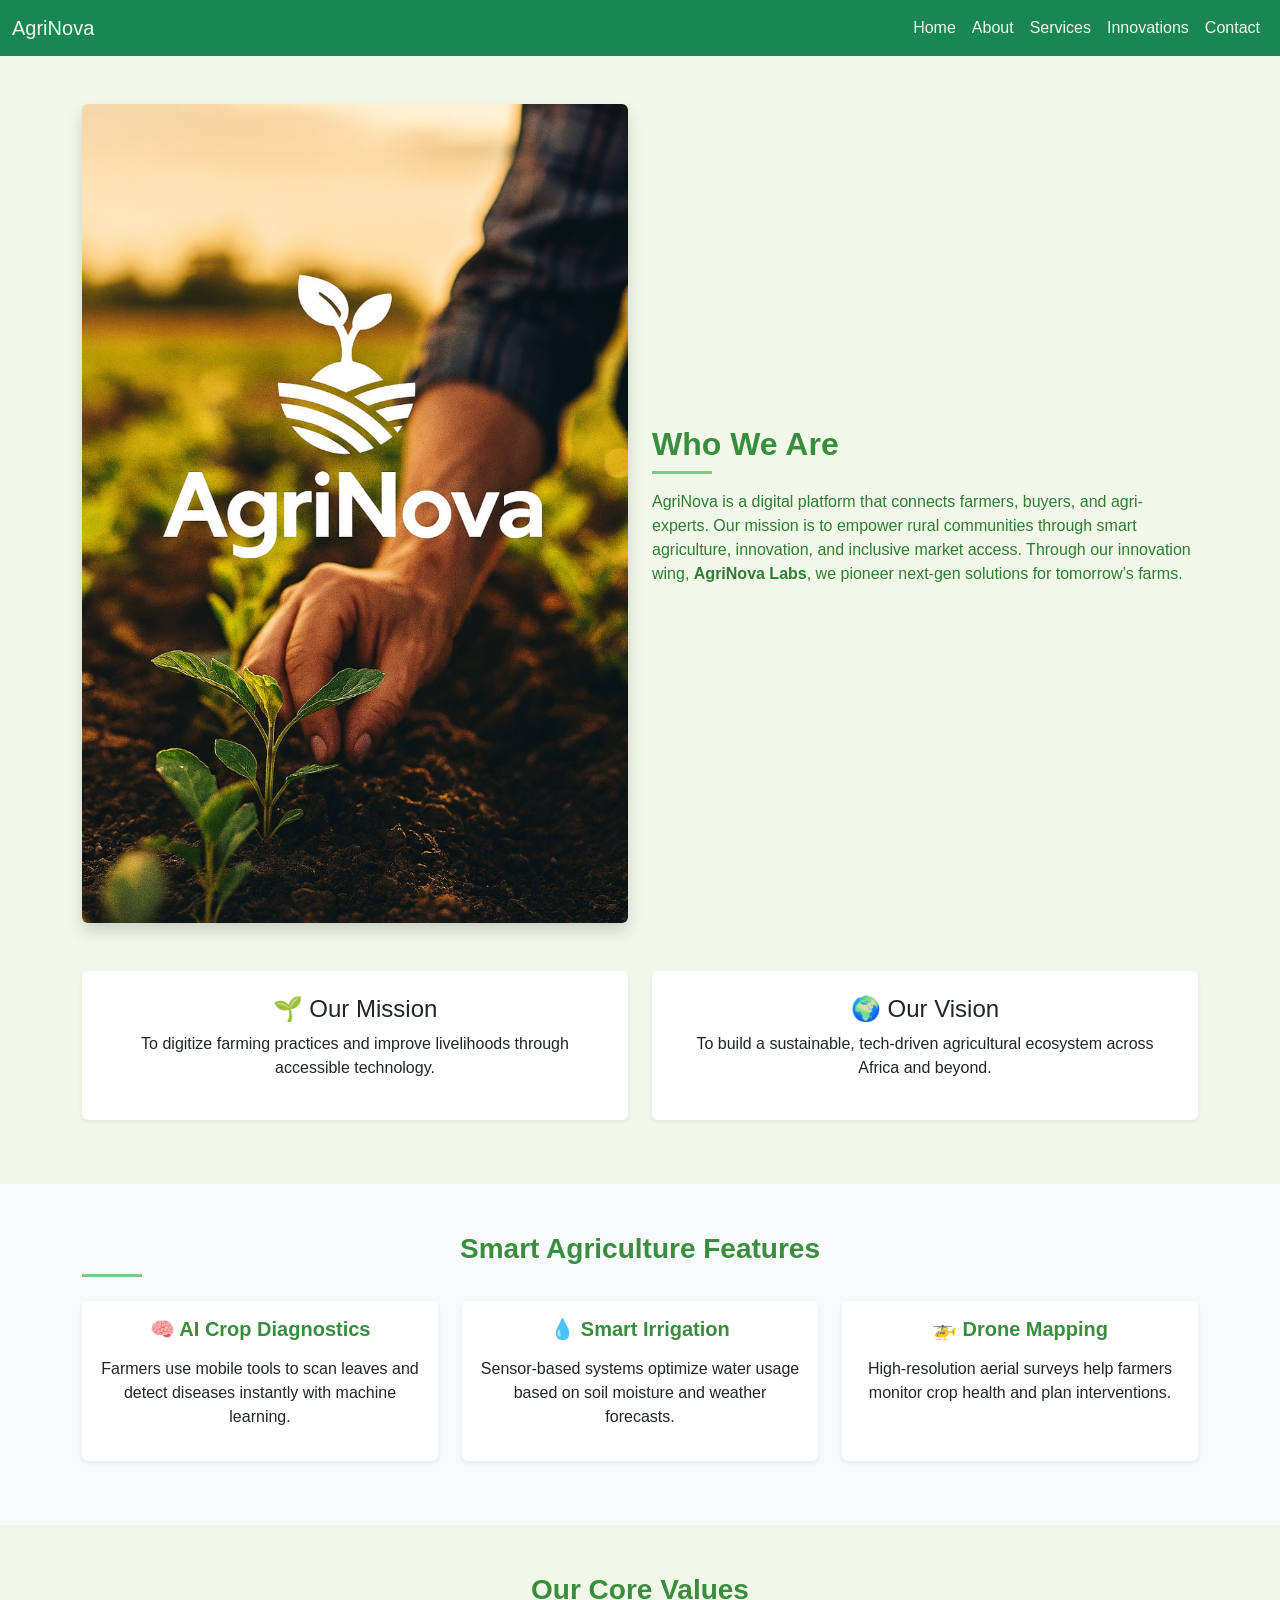
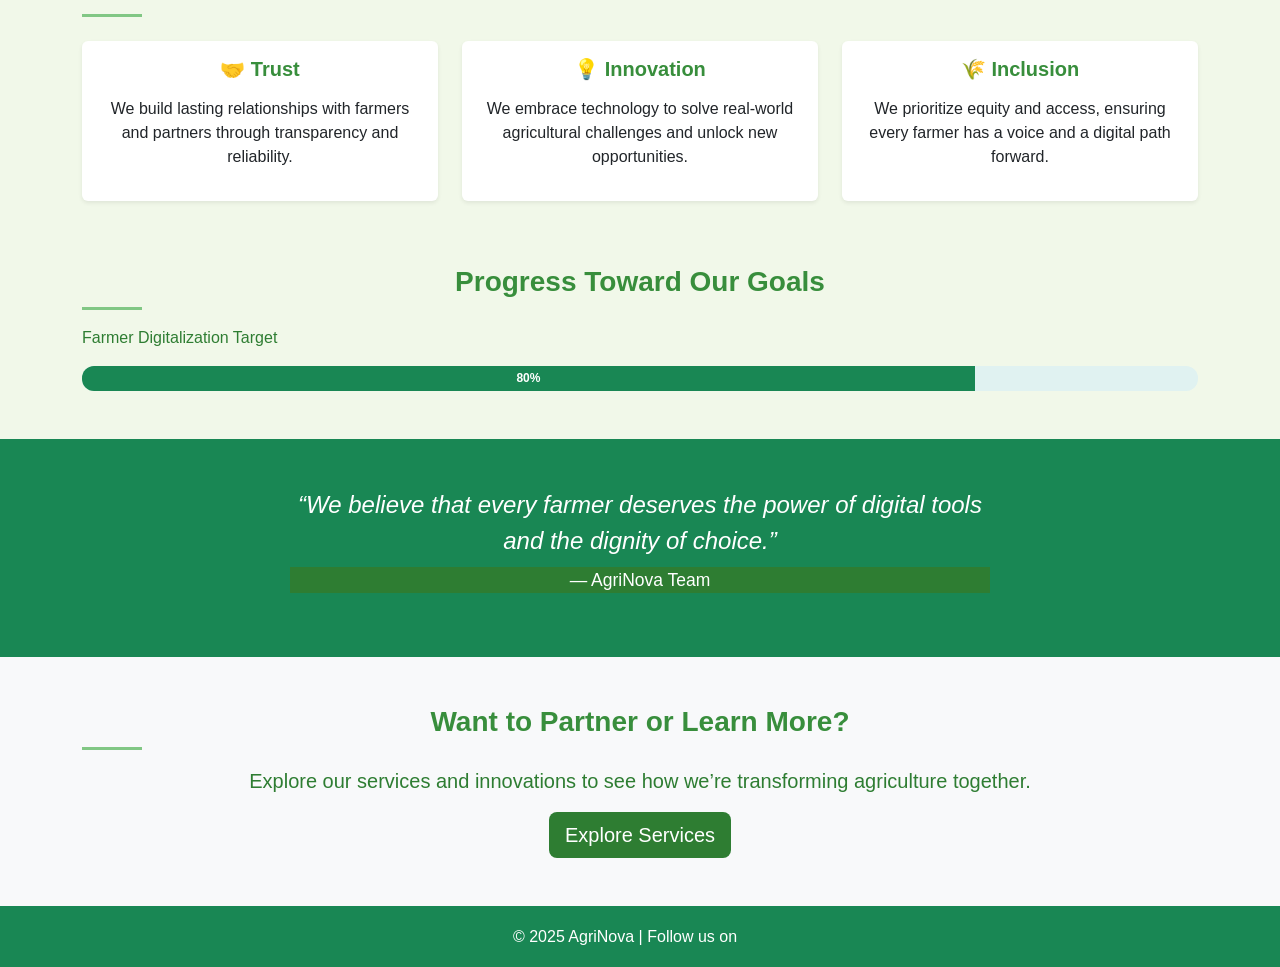
<file: About.html>
<!DOCTYPE html>
<html lang="en">
<head>
  <meta charset="UTF-8">
  <meta name="viewport" content="width=device-width, initial-scale=1">
  <title>About | AgriNova</title>
  <link href="https://cdn.jsdelivr.net/npm/bootstrap@5.3.0/dist/css/bootstrap.min.css" rel="stylesheet">
  <link rel="stylesheet" href="style.css">
</head>
<body>

  
  <nav class="navbar navbar-expand-lg navbar-dark bg-success">
    <div class="container-fluid">
      <a class="navbar-brand" href="index.html">AgriNova</a>
      <button class="navbar-toggler" type="button" data-bs-toggle="collapse" data-bs-target="#navbarNav">
        <span class="navbar-toggler-icon"></span>
      </button>
      <div class="collapse navbar-collapse" id="navbarNav">
        <ul class="navbar-nav ms-auto">
          <li class="nav-item"><a class="nav-link" href="index.html">Home</a></li>
          <li class="nav-item"><a class="nav-link active" href="about.html">About</a></li>
          <li class="nav-item"><a class="nav-link" href="services.html">Services</a></li>
          <li class="nav-item"><a class="nav-link" href="innovations.html">Innovations</a></li>
          <li class="nav-item"><a class="nav-link" href="contact.html">Contact</a></li>
        </ul>
      </div>
    </div>
  </nav>

  
  <div class="container my-5">
    <div class="row align-items-center">
      <div class="col-md-6">
        <img src="photo_2025-11-14_01-21-04.jpg" class="img-fluid rounded shadow" alt="About AgriNova">
      </div>
      <div class="col-md-6">
        <h2>Who We Are</h2>
        <p>AgriNova is a digital platform that connects farmers, buyers, and agri-experts. Our mission is to empower rural communities through smart agriculture, innovation, and inclusive market access. Through our innovation wing, <strong>AgriNova Labs</strong>, we pioneer next-gen solutions for tomorrow’s farms.</p>
      </div>
    </div>
  </div>

  
  <div class="container my-5">
    <div class="row text-center">
      <div class="col-md-6 mb-3">
        <div class="card p-4 shadow-sm h-100">
          <h4>🌱 Our Mission</h4>
          <p>To digitize farming practices and improve livelihoods through accessible technology.</p>
        </div>
      </div>
      <div class="col-md-6 mb-3">
        <div class="card p-4 shadow-sm h-100">
          <h4>🌍 Our Vision</h4>
          <p>To build a sustainable, tech-driven agricultural ecosystem across Africa and beyond.</p>
        </div>
      </div>
    </div>
  </div>

 
  <section class="py-5 bg-light">
    <div class="container">
      <h3 class="text-center mb-4">Smart Agriculture Features</h3>
      <div class="row text-center">
        <div class="col-md-4 mb-3">
          <div class="card p-3 shadow-sm h-100">
            <h5>🧠 AI Crop Diagnostics</h5>
            <p>Farmers use mobile tools to scan leaves and detect diseases instantly with machine learning.</p>
          </div>
        </div>
        <div class="col-md-4 mb-3">
          <div class="card p-3 shadow-sm h-100">
            <h5>💧 Smart Irrigation</h5>
            <p>Sensor-based systems optimize water usage based on soil moisture and weather forecasts.</p>
          </div>
        </div>
        <div class="col-md-4 mb-3">
          <div class="card p-3 shadow-sm h-100">
            <h5>🚁 Drone Mapping</h5>
            <p>High-resolution aerial surveys help farmers monitor crop health and plan interventions.</p>
          </div>
        </div>
      </div>
    </div>
  </section>

  
  <div class="container my-5">
    <h3 class="text-center mb-4">Our Core Values</h3>
    <div class="row text-center">
      <div class="col-md-4 mb-3">
        <div class="card p-3 shadow-sm h-100">
          <h5>🤝 Trust</h5>
          <p>We build lasting relationships with farmers and partners through transparency and reliability.</p>
        </div>
      </div>
      <div class="col-md-4 mb-3">
        <div class="card p-3 shadow-sm h-100">
          <h5>💡 Innovation</h5>
          <p>We embrace technology to solve real-world agricultural challenges and unlock new opportunities.</p>
        </div>
      </div>
      <div class="col-md-4 mb-3">
        <div class="card p-3 shadow-sm h-100">
          <h5>🌾 Inclusion</h5>
          <p>We prioritize equity and access, ensuring every farmer has a voice and a digital path forward.</p>
        </div>
      </div>
    </div>
  </div>

  
  <div class="container my-5">
    <h3 class="text-center mb-3">Progress Toward Our Goals</h3>
    <p>Farmer Digitalization Target</p>
    <div class="progress">
      <div class="progress-bar bg-success" role="progressbar" style="width: 80%;">80%</div>
    </div>
  </div>

  
  <section class="py-5 text-center bg-success text-white">
    <div class="container">
      <blockquote class="blockquote mx-auto" style="max-width: 700px;">
        <p class="mb-0 fs-4 fst-italic">“We believe that every farmer deserves the power of digital tools and the dignity of choice.”</p>
        <footer class="blockquote-footer text-white mt-2">AgriNova Team</footer>
      </blockquote>
    </div>
  </section>


  <section class="py-5 text-center bg-light">
    <div class="container">
      <h3 class="mb-3">Want to Partner or Learn More?</h3>
      <p class="lead">Explore our services and innovations to see how we’re transforming agriculture together.</p>
      <a href="services.html" class="btn btn-success btn-lg">Explore Services</a>
    </div>
  </section>

  
  <footer class="bg-success text-white text-center py-3">
    <p class="mb-0">&copy; 2025 AgriNova | Follow us on 
      <i class="bi bi-facebook"></i> 
      <i class="bi bi-twitter"></i> 
      <i class="bi bi-instagram"></i>
    </p>
  </footer>

  <script src="https://cdn.jsdelivr.net/npm/bootstrap@5.3.0/dist/js/bootstrap.bundle.min.js"></script>
</body>
</html>
</file>
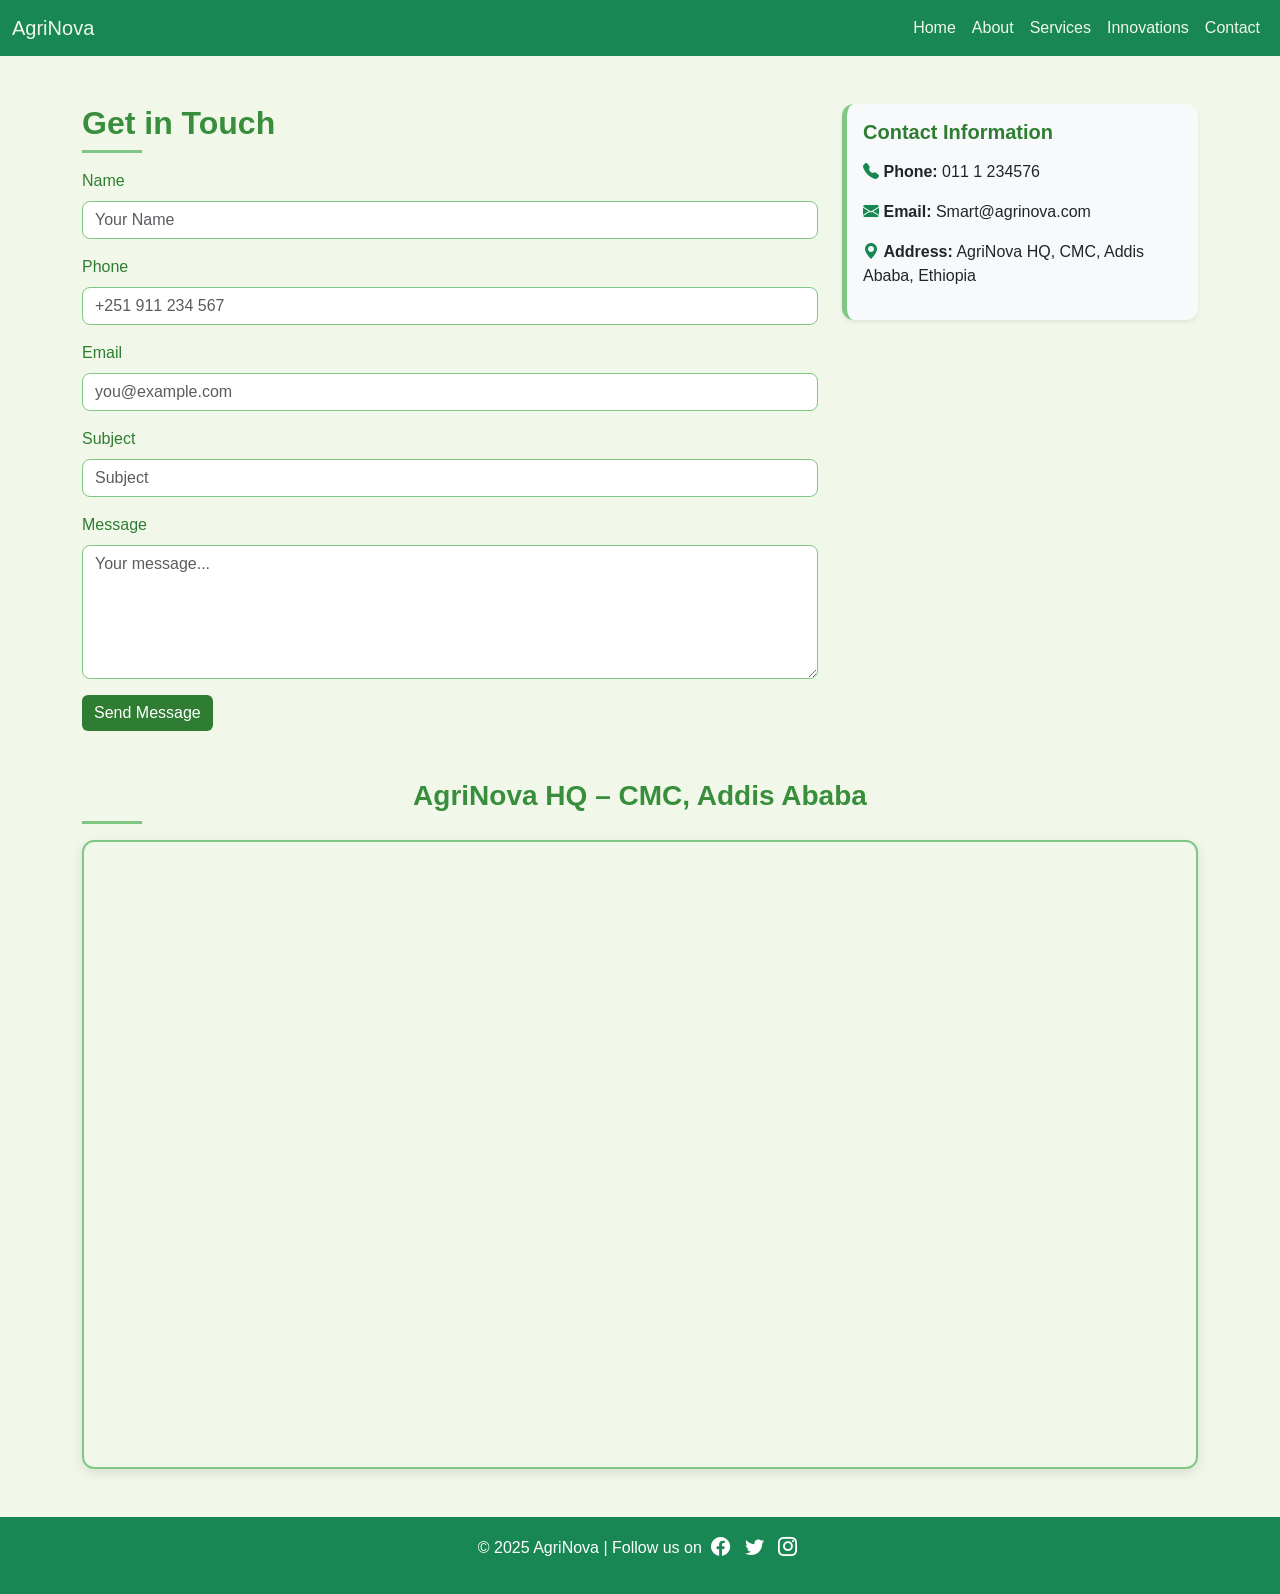
<file: Contact.html>
<!DOCTYPE html>
<html lang="en">
<head>
  <meta charset="UTF-8" />
  <meta name="viewport" content="width=device-width, initial-scale=1" />
  <title>Contact | AgriNova</title>
  <link href="https://cdn.jsdelivr.net/npm/bootstrap@5.3.0/dist/css/bootstrap.min.css" rel="stylesheet" />
  <link href="https://cdn.jsdelivr.net/npm/bootstrap-icons@1.10.5/font/bootstrap-icons.css" rel="stylesheet" />
  <link rel="stylesheet" href="style.css" />
</head>
<body>

  <!-- Navbar -->
  <nav class="navbar navbar-expand-lg navbar-dark bg-success">
    <div class="container-fluid">
      <a class="navbar-brand" href="index.html">AgriNova</a>
      <button class="navbar-toggler" type="button" data-bs-toggle="collapse" data-bs-target="#navbarNav">
        <span class="navbar-toggler-icon"></span>
      </button>
      <div class="collapse navbar-collapse" id="navbarNav">
        <ul class="navbar-nav ms-auto">
          <li class="nav-item"><a class="nav-link" href="index.html">Home</a></li>
          <li class="nav-item"><a class="nav-link" href="about.html">About</a></li>
          <li class="nav-item"><a class="nav-link" href="services.html">Services</a></li>
          <li class="nav-item"><a class="nav-link" href="innovations.html">Innovations</a></li>
          <li class="nav-item"><a class="nav-link active" href="contact.html">Contact</a></li>
        </ul>
      </div>
    </div>
  </nav>

  <!-- Contact Section -->
  <div class="container my-5">
    <div class="row">
      <!-- Contact Form -->
      <div class="col-md-8">
        <h2>Get in Touch</h2>
        <form id="contactForm">
          <div class="mb-3">
            <label for="name" class="form-label">Name</label>
            <input type="text" class="form-control" id="name" placeholder="Your Name" required>
          </div>
          <div class="mb-3">
            <label for="phone" class="form-label">Phone</label>
            <input type="tel" class="form-control" id="phone" placeholder="+251 911 234 567" required>
          </div>
          <div class="mb-3">
            <label for="email" class="form-label">Email</label>
            <input type="email" class="form-control" id="email" placeholder="you@example.com" required>
          </div>
          <div class="mb-3">
            <label for="subject" class="form-label">Subject</label>
            <input type="text" class="form-control" id="subject" placeholder="Subject" required>
          </div>
          <div class="mb-3">
            <label for="message" class="form-label">Message</label>
            <textarea class="form-control" id="message" rows="5" placeholder="Your message..." required></textarea>
          </div>
          <button type="submit" class="btn btn-success">Send Message</button>
          <div id="formAlert" class="alert alert-success mt-3 d-none" role="alert">
            Message sent successfully!
          </div>
        </form>
      </div>

      <!-- Contact Info Card -->
      <div class="col-md-4">
        <div class="card p-3 bg-light shadow-sm">
          <h5>Contact Information</h5>
          <p><i class="bi bi-telephone-fill text-success"></i> <strong>Phone:</strong> 011 1 234576</p>
          <p><i class="bi bi-envelope-fill text-success"></i> <strong>Email:</strong> Smart@agrinova.com</p>
          <p><i class="bi bi-geo-alt-fill text-success"></i> <strong>Address:</strong> AgriNova HQ, CMC, Addis Ababa, Ethiopia</p>
        </div>
      </div>
    </div>
  </div>

  <!-- Google Map -->
  <div class="container mb-5">
    <h3 class="text-center mb-3">AgriNova HQ – CMC, Addis Ababa</h3>
    <div class="map-container ratio ratio-16x9">
      <iframe 
        src="https://www.google.com/maps/embed?pb=!1m18!1m12!1m3!1d3944.145053743441!2d38.79454887478286!3d9.02449269099837!2m3!1f0!2f0!3f0!3m2!1i1024!2i768!4f13.1!3m3!1m2!1s0x164b85a5e1b5d3a5%3A0x7f3b9c3d7f4b6c3e!2sCMC%2C%20Addis%20Ababa!5e0!3m2!1sen!2set!4v1700000000000"
        allowfullscreen loading="lazy" referrerpolicy="no-referrer-when-downgrade">
      </iframe>
    </div>
  </div>

  <!-- Footer -->
  <footer class="bg-success text-white text-center py-3">
    <p>&copy; 2025 AgriNova | Follow us on 
      <i class="bi bi-facebook"></i> 
      <i class="bi bi-twitter"></i> 
      <i class="bi bi-instagram"></i>
    </p>
  </footer>

  <script src="https://cdn.jsdelivr.net/npm/bootstrap@5.3.0/dist/js/bootstrap.bundle.min.js"></script>
  <script>
    document.getElementById("contactForm").addEventListener("submit", function(e) {
      e.preventDefault();
      document.getElementById("formAlert").classList.remove("d-none");
      this.reset();
    });
  </script>
</body>
</html>
</file>
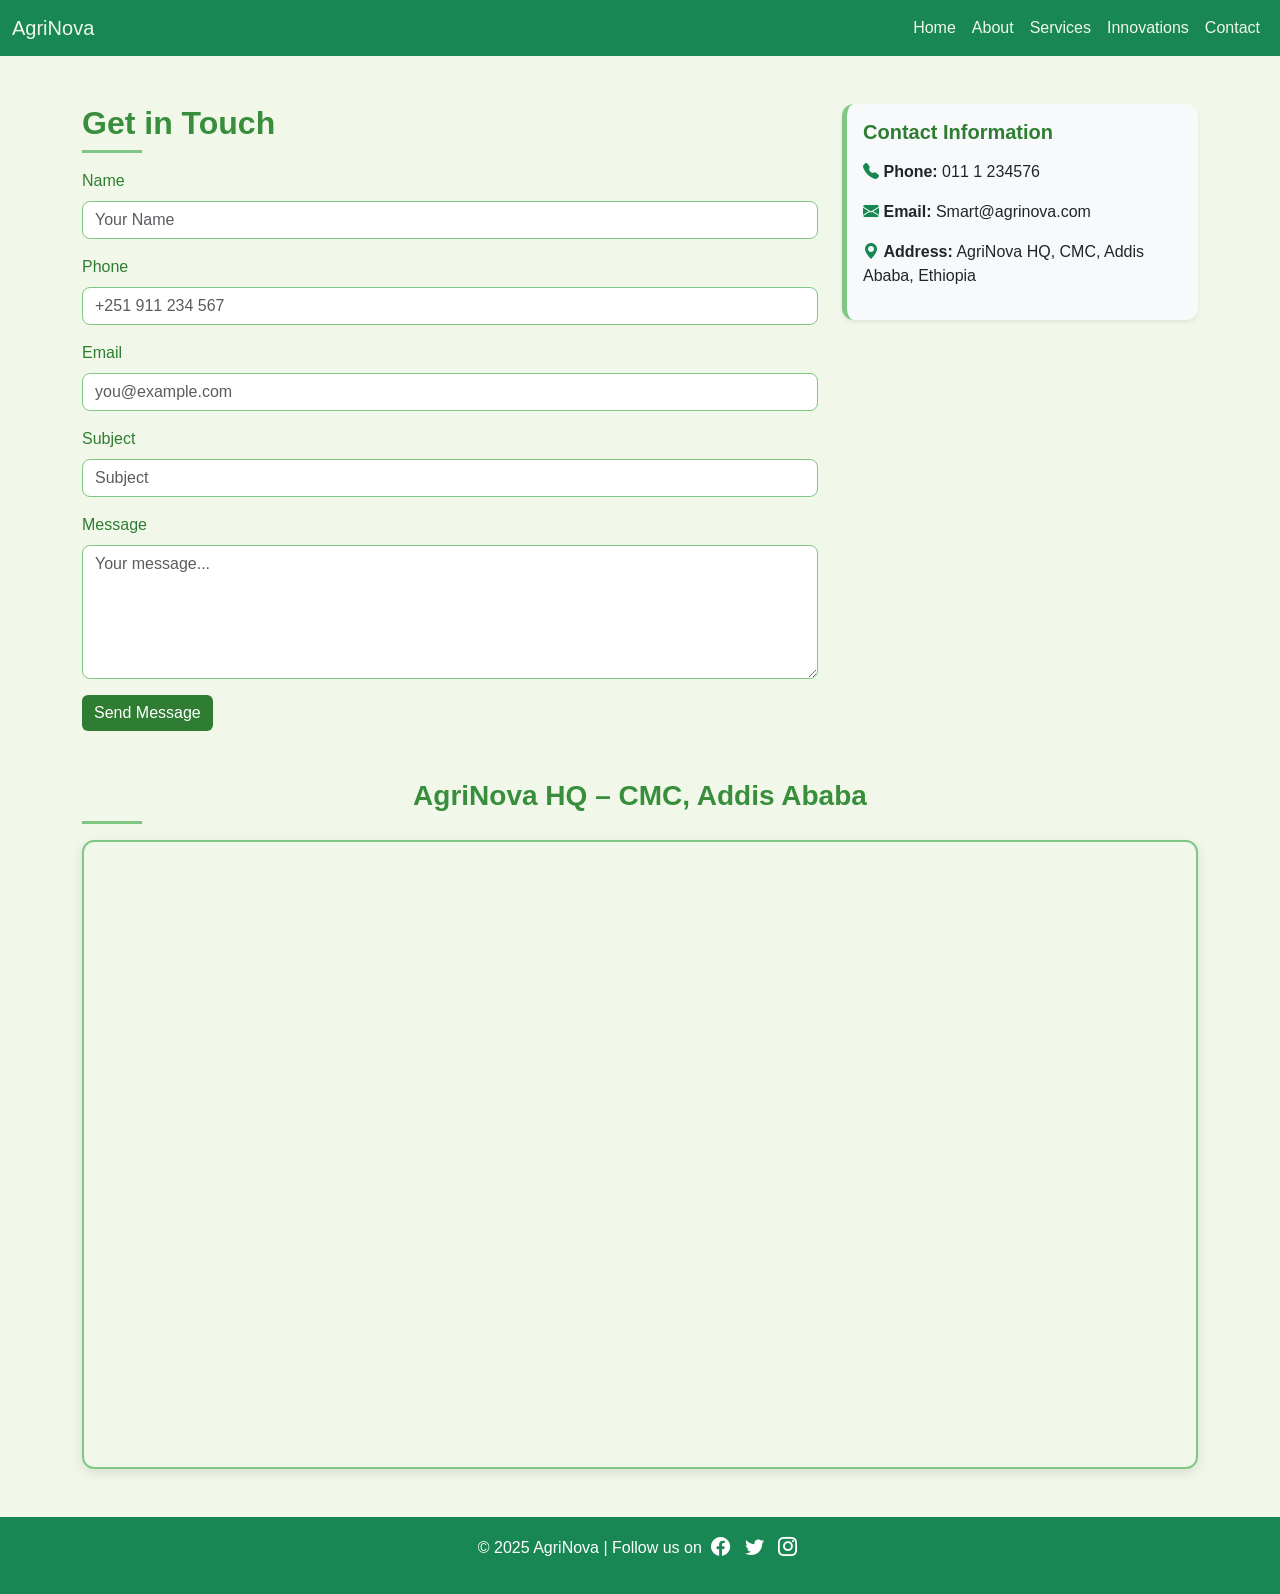
<file: contact.html>
<!DOCTYPE html>
<html lang="en">
<head>
  <meta charset="UTF-8" />
  <meta name="viewport" content="width=device-width, initial-scale=1" />
  <title>Contact | AgriNova</title>
  <link href="https://cdn.jsdelivr.net/npm/bootstrap@5.3.0/dist/css/bootstrap.min.css" rel="stylesheet" />
  <link href="https://cdn.jsdelivr.net/npm/bootstrap-icons@1.10.5/font/bootstrap-icons.css" rel="stylesheet" />
  <link rel="stylesheet" href="style.css" />
</head>
<body>

  <!-- Navbar -->
  <nav class="navbar navbar-expand-lg navbar-dark bg-success">
    <div class="container-fluid">
      <a class="navbar-brand" href="index.html">AgriNova</a>
      <button class="navbar-toggler" type="button" data-bs-toggle="collapse" data-bs-target="#navbarNav">
        <span class="navbar-toggler-icon"></span>
      </button>
      <div class="collapse navbar-collapse" id="navbarNav">
        <ul class="navbar-nav ms-auto">
          <li class="nav-item"><a class="nav-link" href="index.html">Home</a></li>
          <li class="nav-item"><a class="nav-link" href="about.html">About</a></li>
          <li class="nav-item"><a class="nav-link" href="services.html">Services</a></li>
          <li class="nav-item"><a class="nav-link" href="innovations.html">Innovations</a></li>
          <li class="nav-item"><a class="nav-link active" href="contact.html">Contact</a></li>
        </ul>
      </div>
    </div>
  </nav>

  <!-- Contact Section -->
  <div class="container my-5">
    <div class="row">
      <!-- Contact Form -->
      <div class="col-md-8">
        <h2>Get in Touch</h2>
        <form id="contactForm">
          <div class="mb-3">
            <label for="name" class="form-label">Name</label>
            <input type="text" class="form-control" id="name" placeholder="Your Name" required>
          </div>
          <div class="mb-3">
            <label for="phone" class="form-label">Phone</label>
            <input type="tel" class="form-control" id="phone" placeholder="+251 911 234 567" required>
          </div>
          <div class="mb-3">
            <label for="email" class="form-label">Email</label>
            <input type="email" class="form-control" id="email" placeholder="you@example.com" required>
          </div>
          <div class="mb-3">
            <label for="subject" class="form-label">Subject</label>
            <input type="text" class="form-control" id="subject" placeholder="Subject" required>
          </div>
          <div class="mb-3">
            <label for="message" class="form-label">Message</label>
            <textarea class="form-control" id="message" rows="5" placeholder="Your message..." required></textarea>
          </div>
          <button type="submit" class="btn btn-success">Send Message</button>
          <div id="formAlert" class="alert alert-success mt-3 d-none" role="alert">
            Message sent successfully!
          </div>
        </form>
      </div>

      <!-- Contact Info Card -->
      <div class="col-md-4">
        <div class="card p-3 bg-light shadow-sm">
          <h5>Contact Information</h5>
          <p><i class="bi bi-telephone-fill text-success"></i> <strong>Phone:</strong> 011 1 234576</p>
          <p><i class="bi bi-envelope-fill text-success"></i> <strong>Email:</strong> Smart@agrinova.com</p>
          <p><i class="bi bi-geo-alt-fill text-success"></i> <strong>Address:</strong> AgriNova HQ, CMC, Addis Ababa, Ethiopia</p>
        </div>
      </div>
    </div>
  </div>

  <!-- Google Map -->
  <div class="container mb-5">
    <h3 class="text-center mb-3">AgriNova HQ – CMC, Addis Ababa</h3>
    <div class="map-container ratio ratio-16x9">
      <iframe 
        src="https://www.google.com/maps/embed?pb=!1m18!1m12!1m3!1d3944.145053743441!2d38.79454887478286!3d9.02449269099837!2m3!1f0!2f0!3f0!3m2!1i1024!2i768!4f13.1!3m3!1m2!1s0x164b85a5e1b5d3a5%3A0x7f3b9c3d7f4b6c3e!2sCMC%2C%20Addis%20Ababa!5e0!3m2!1sen!2set!4v1700000000000"
        allowfullscreen loading="lazy" referrerpolicy="no-referrer-when-downgrade">
      </iframe>
    </div>
  </div>

  <!-- Footer -->
  <footer class="bg-success text-white text-center py-3">
    <p>&copy; 2025 AgriNova | Follow us on 
      <i class="bi bi-facebook"></i> 
      <i class="bi bi-twitter"></i> 
      <i class="bi bi-instagram"></i>
    </p>
  </footer>

  <script src="https://cdn.jsdelivr.net/npm/bootstrap@5.3.0/dist/js/bootstrap.bundle.min.js"></script>
  <script>
    document.getElementById("contactForm").addEventListener("submit", function(e) {
      e.preventDefault();
      document.getElementById("formAlert").classList.remove("d-none");
      this.reset();
    });
  </script>
</body>
</html>
</file>
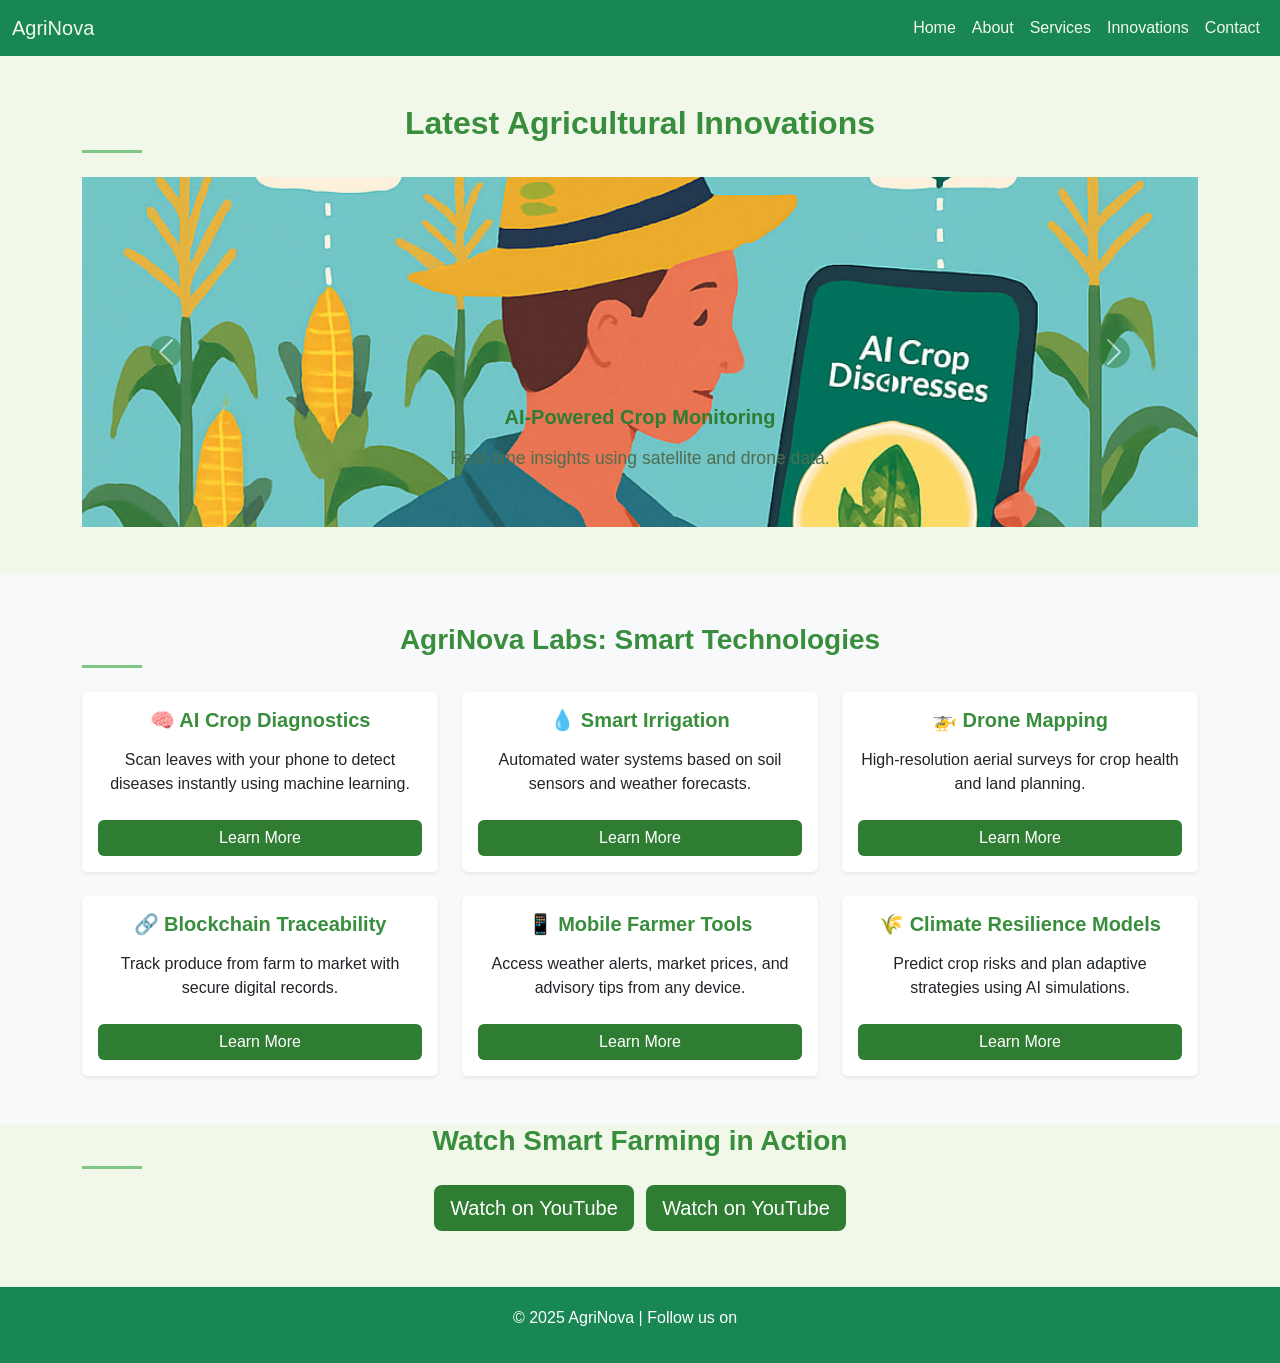
<file: Innovations.html>
<!DOCTYPE html>
<html lang="en">
<head>
  <meta charset="UTF-8" />
  <meta name="viewport" content="width=device-width, initial-scale=1" />
  <title>Innovations | AgriNova</title>
  <link href="https://cdn.jsdelivr.net/npm/bootstrap@5.3.0/dist/css/bootstrap.min.css" rel="stylesheet" />
  <link rel="stylesheet" href="style.css" />
</head>
<body>

  <!-- Navbar -->
  <nav class="navbar navbar-expand-lg navbar-dark bg-success">
    <div class="container-fluid">
      <a class="navbar-brand" href="index.html">AgriNova</a>
      <button class="navbar-toggler" type="button" data-bs-toggle="collapse" data-bs-target="#navbarNav">
        <span class="navbar-toggler-icon"></span>
      </button>
      <div class="collapse navbar-collapse" id="navbarNav">
        <ul class="navbar-nav ms-auto">
          <li class="nav-item"><a class="nav-link" href="index.html">Home</a></li>
          <li class="nav-item"><a class="nav-link" href="about.html">About</a></li>
          <li class="nav-item"><a class="nav-link" href="services.html">Services</a></li>
          <li class="nav-item"><a class="nav-link active" href="innovations.html">Innovations</a></li>
          <li class="nav-item"><a class="nav-link" href="contact.html">Contact</a></li>
        </ul>
      </div>
    </div>
  </nav>

  <!-- Carousel -->
  <div class="container my-5">
    <h2 class="text-center mb-4">Latest Agricultural Innovations</h2>
    <div id="innovationCarousel" class="carousel slide" data-bs-ride="carousel">
      <div class="carousel-inner">

        <div class="carousel-item active">
          <img src="AI.jpg" class="d-block w-100" style="max-height: 350px; object-fit: cover;" alt="AI Crop Monitoring">
          <div class="carousel-caption d-none d-md-block">
            <h5>AI‑Powered Crop Monitoring</h5>
            <p>Real-time insights using satellite and drone data.</p>
          </div>
        </div>

        <div class="carousel-item">
          <img src="irrigation.jpg" class="d-block w-100" style="max-height: 350px; object-fit: cover;" alt="Smart Irrigation">
          <div class="carousel-caption d-none d-md-block">
            <h5>Smart Irrigation Systems</h5>
            <p>Efficient water usage with sensor‑based automation.</p>
          </div>
        </div>

        <div class="carousel-item">
          <img src="blockchain.jpg" class="d-block w-100" style="max-height: 350px; object-fit: cover;" alt="Blockchain Supply Chain">
          <div class="carousel-caption d-none d-md-block">
            <h5>Blockchain in Agri‑Supply Chains</h5>
            <p>Transparent and secure transactions for farmers and buyers.</p>
          </div>
        </div>

      </div>
      <button class="carousel-control-prev" type="button" data-bs-target="#innovationCarousel" data-bs-slide="prev">
        <span class="carousel-control-prev-icon"></span>
      </button>
      <button class="carousel-control-next" type="button" data-bs-target="#innovationCarousel" data-bs-slide="next">
        <span class="carousel-control-next-icon"></span>
      </button>
    </div>
  </div>

  <!-- Innovation Cards -->
  <section class="py-5 bg-light">
    <div class="container">
      <h3 class="text-center mb-4">AgriNova Labs: Smart Technologies</h3>
      <div class="row text-center g-4">

        <div class="col-md-4">
          <div class="card p-3 shadow-sm h-100">
            <h5>🧠 AI Crop Diagnostics</h5>
            <p>Scan leaves with your phone to detect diseases instantly using machine learning.</p>
            <a href="https://link.springer.com/article/10.1007/s10462-024-11100-x" target="_blank" class="btn btn-success mt-2">
              Learn More
            </a>
          </div>
        </div>

        <div class="col-md-4">
          <div class="card p-3 shadow-sm h-100">
            <h5>💧 Smart Irrigation</h5>
            <p>Automated water systems based on soil sensors and weather forecasts.</p>
            <a href="https://www.mdpi.com/2073-4395/13/2/342" target="_blank" class="btn btn-success mt-2">
              Learn More
            </a>
          </div>
        </div>

        <div class="col-md-4">
          <div class="card p-3 shadow-sm h-100">
            <h5>🚁 Drone Mapping</h5>
            <p>High-resolution aerial surveys for crop health and land planning.</p>
            <!-- This one is harder to find a perfect open-access “drone mapping + agri” review. I'll link to a FAO report: -->
            <a href="https://www.fao.org/3/i9006en/I9006EN.pdf" target="_blank" class="btn btn-success mt-2">
              Learn More
            </a>
          </div>
        </div>

        <div class="col-md-4">
          <div class="card p-3 shadow-sm h-100">
            <h5>🔗 Blockchain Traceability</h5>
            <p>Track produce from farm to market with secure digital records.</p>
            <a href="https://www.mdpi.com/2071-1050/14/5/2916" target="_blank" class="btn btn-success mt-2">
              Learn More
            </a>
          </div>
        </div>

        <div class="col-md-4">
          <div class="card p-3 shadow-sm h-100">
            <h5>📱 Mobile Farmer Tools</h5>
            <p>Access weather alerts, market prices, and advisory tips from any device.</p>
            <a href="https://plantix.net/" target="_blank" class="btn btn-success mt-2">
              Learn More
            </a>
          </div>
        </div>

        <div class="col-md-4">
          <div class="card p-3 shadow-sm h-100">
            <h5>🌾 Climate Resilience Models</h5>
            <p>Predict crop risks and plan adaptive strategies using AI simulations.</p>
            <!-- For climate resilience: link to a report or article. Here's one: -->
            <a href="https://www.climatepolicyinitiative.org/publication/climate-resilience-agriculture/" target="_blank" class="btn btn-success mt-2">
              Learn More
            </a>
          </div>
        </div>

      </div>
    </div>
  </section>

  <!-- Watch Section -->
  <div class="container mb-5 text-center">
    <h3 class="mb-3">Watch Smart Farming in Action</h3>
    <a href="https://youtu.be/vdydWRr1J4U?si=Gtf39sbVyLyLBly7" target="_blank" class="btn btn-success btn-lg me-2 mb-2">
      Watch on YouTube
    </a>
    <a href="https://youtube.com/shorts/_ZDtLk934L8?si=aTrGkS87byxe32SA" target="_blank" class="btn btn-success btn-lg mb-2">
      Watch on YouTube
    </a>
  </div>

  <!-- Footer -->
  <footer class="bg-success text-white text-center py-3">
    <p>&copy; 2025 AgriNova | Follow us on 
      <i class="bi bi-facebook"></i> 
      <i class="bi bi-twitter"></i> 
      <i class="bi bi-instagram"></i>
    </p>
  </footer>

  <script src="https://cdn.jsdelivr.net/npm/bootstrap@5.3.0/dist/js/bootstrap.bundle.min.js"></script>
</body>
</html>
</file>
<file: style.css>
body {
  font-family: 'Segoe UI', Tahoma, Geneva, Verdana, sans-serif;
  background-color: #f1f8e9;
  color: #2e7d32;
  margin: 0;
  padding: 0;
  animation: fadeIn 0.6s ease-in;
}

@keyframes fadeIn {
  from { opacity: 0; }
  to { opacity: 1; }
}


.navbar {
  background-color: #2e7d32;
}

.navbar-brand,
.nav-link {
  color: #f1f8e9 !important;
  font-weight: 500;
}

.nav-link:hover {
  color: #81c784 !important;
}


.hero-section {
  background-image: url('photo_2025-11-14_01-21-04.jpg');
  background-size: cover;
  background-position: center center;
  background-repeat: no-repeat;
  height: 70vh;
  width: 100%;
  display: flex;
  align-items: center;
  justify-content: center;
  color: white;
  text-shadow: 1px 1px 3px rgba(0, 0, 0, 0.6);
  position: relative;
  overflow: hidden;
}

.hero-section::after {
  content: '';
  position: absolute;
  top: 0; left: 0;
  width: 100%; height: 100%;
  background: rgba(46, 125, 50, 0.3);
}

.hero-section .container {
  position: relative;
  z-index: 2;
}

.hero-section h1 {
  font-size: 3.2rem;
  font-weight: bold;
}

.hero-section p {
  font-size: 1.3rem;
  margin-bottom: 20px;
}

.hero-section a.btn {
  background-color: #81c784;
  color: #2e7d32;
  font-weight: bold;
  border: none;
  padding: 12px 24px;
  font-size: 1.1rem;
  transition: all 0.3s ease;
}

.hero-section a.btn:hover {
  background-color: #2e7d32;
  color: #f1f8e9;
  transform: scale(1.05);
}


h2, h3, h5 {
  font-weight: 600;
  color: #388e3c;
  margin-bottom: 1rem;
  position: relative;
}

h2::after, h3::after {
  content: '';
  display: block;
  width: 60px;
  height: 3px;
  background-color: #81c784;
  margin-top: 8px;
}


.card {
  border: none;
  box-shadow: 0 4px 8px rgba(0, 0, 0, 0.1);
  transition: transform 0.2s ease;
}

.card:hover {
  transform: scale(1.02);
}

.card.bg-light {
  border-left: 5px solid #81c784;
  border-radius: 12px;
}

.card.bg-light h5 {
  color: #2e7d32;
}


.btn-success {
  background-color: #2e7d32;
  border: none;
  transition: all 0.3s ease;
}

.btn-success:hover {
  background-color: #81c784;
  color: #2e7d32;
  transform: scale(1.05);
}


form .form-control {
  border-radius: 8px;
  border: 1px solid #81c784;
}

form .form-control:focus {
  border-color: #2e7d32;
  box-shadow: 0 0 5px rgba(46, 125, 50, 0.5);
}

form button[type="submit"] {
  transition: background-color 0.3s ease, transform 0.2s ease;
}

form button[type="submit"]:hover {
  transform: translateY(-2px);
}


.map-container {
  border: 2px solid #81c784;
  border-radius: 12px;
  overflow: hidden;
  box-shadow: 0 4px 12px rgba(0, 0, 0, 0.1);
}


.whatsapp-float {
  position: fixed;
  bottom: 20px;
  right: 20px;
  background-color: #25d366;
  color: white;
  font-size: 24px;
  padding: 12px 16px;
  border-radius: 50px;
  box-shadow: 0 4px 12px rgba(0, 0, 0, 0.2);
  z-index: 1000;
  transition: transform 0.3s ease;
}

.whatsapp-float:hover {
  transform: scale(1.1);
  color: white;
}


.carousel-item .card {
  border: none;
  border-left: 5px solid #81c784;
  border-radius: 12px;
  background-color: #ffffff;
}

.carousel-item h5 {
  color: #2e7d32;
  font-weight: 600;
}

.carousel-item p {
  color: #4e6e50;
  font-size: 1.1rem;
}

.carousel-control-prev-icon,
.carousel-control-next-icon {
  background-color: #2e7d32;
  border-radius: 50%;
}


.progress {
  height: 25px;
  background-color: #e0f2f1;
  border-radius: 12px;
  overflow: hidden;
}

.progress-bar {
  background-color: #2e7d32;
  font-weight: bold;
  line-height: 25px;
}


footer {
  background-color: #2e7d32;
  color: #f1f8e9;
}

footer i {
  margin: 0 5px;
  font-size: 1.2rem;
}


::-webkit-scrollbar {
  width: 8px;
}
::-webkit-scrollbar-track {
  background: #f1f8e9;
}
::-webkit-scrollbar-thumb {
  background-color: #81c784;
  border-radius: 10px;
}


@media (max-width: 768px) {
  .hero-section {
    background-size: cover;
    height: 50vh;
  }

  .hero-section h1 {
    font-size: 2.2rem;
  }

  .hero-section p {
    font-size: 1rem;
  }
}
</file>
